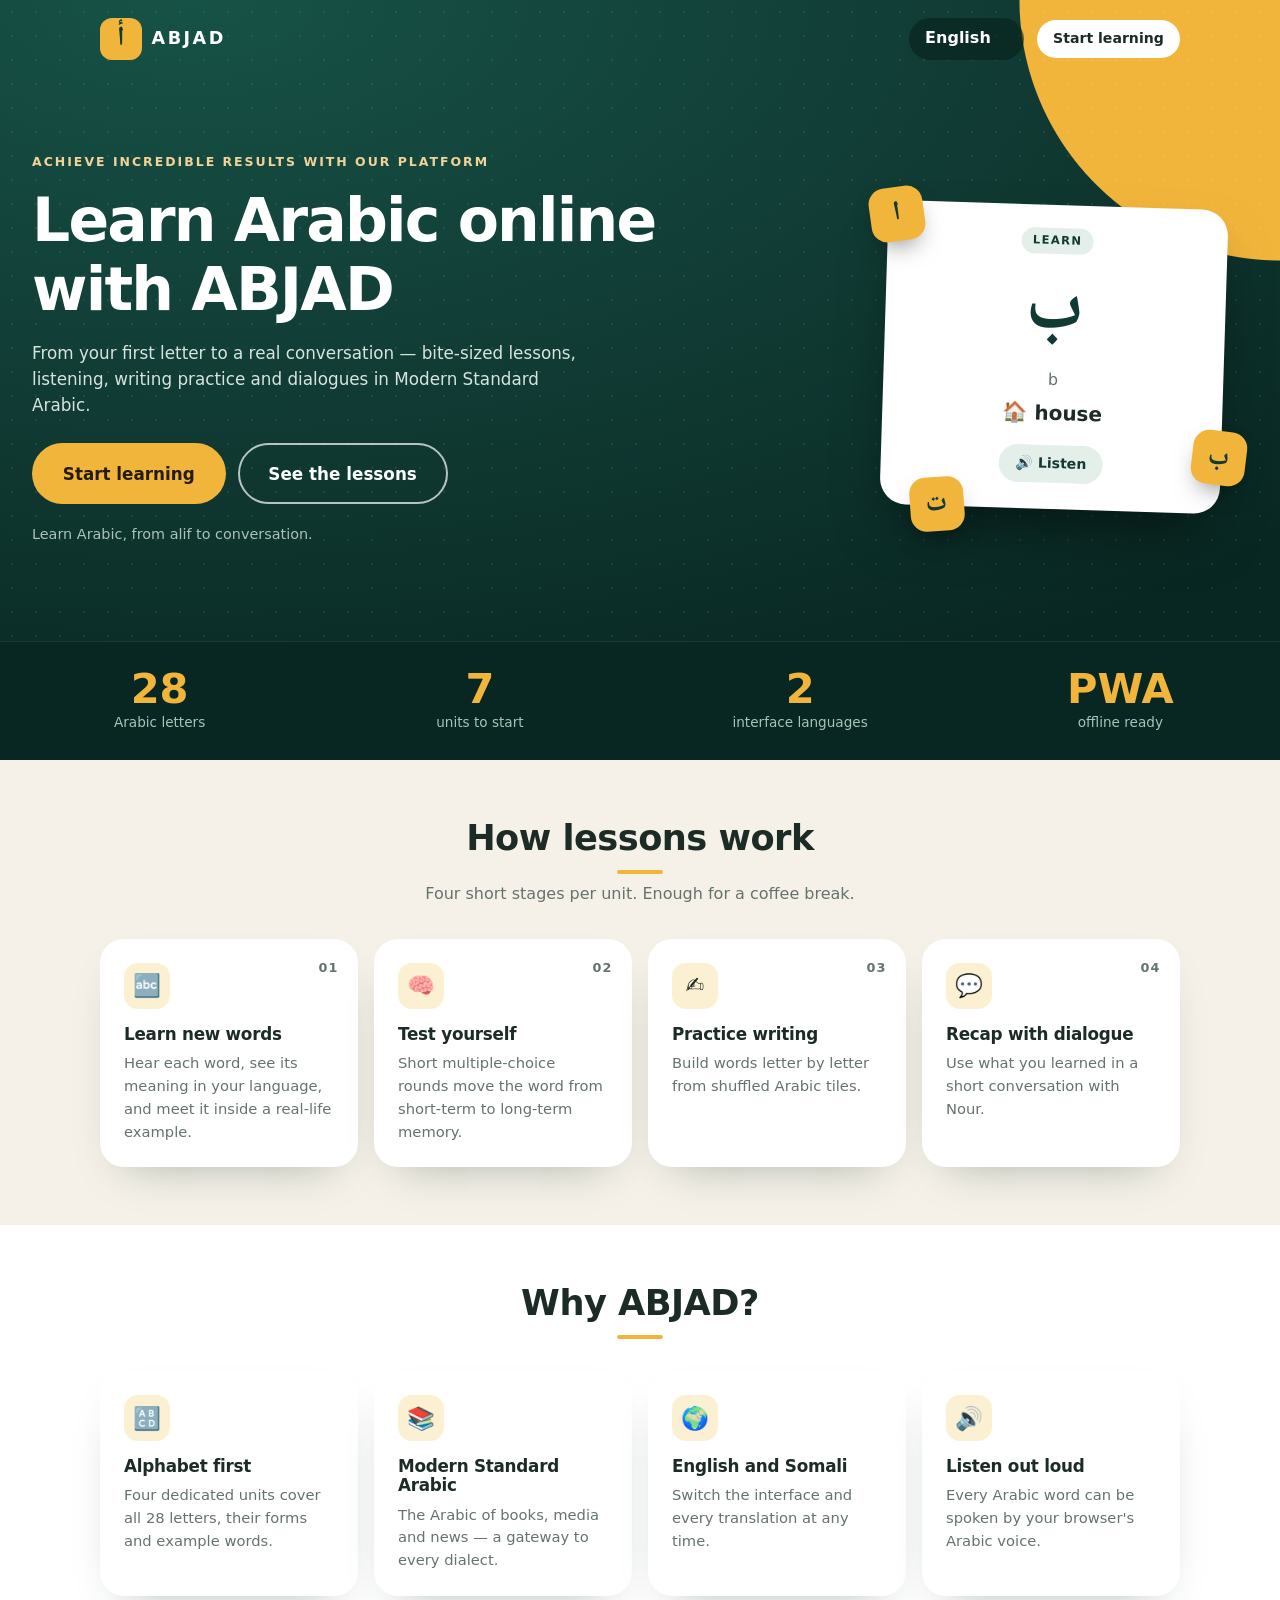
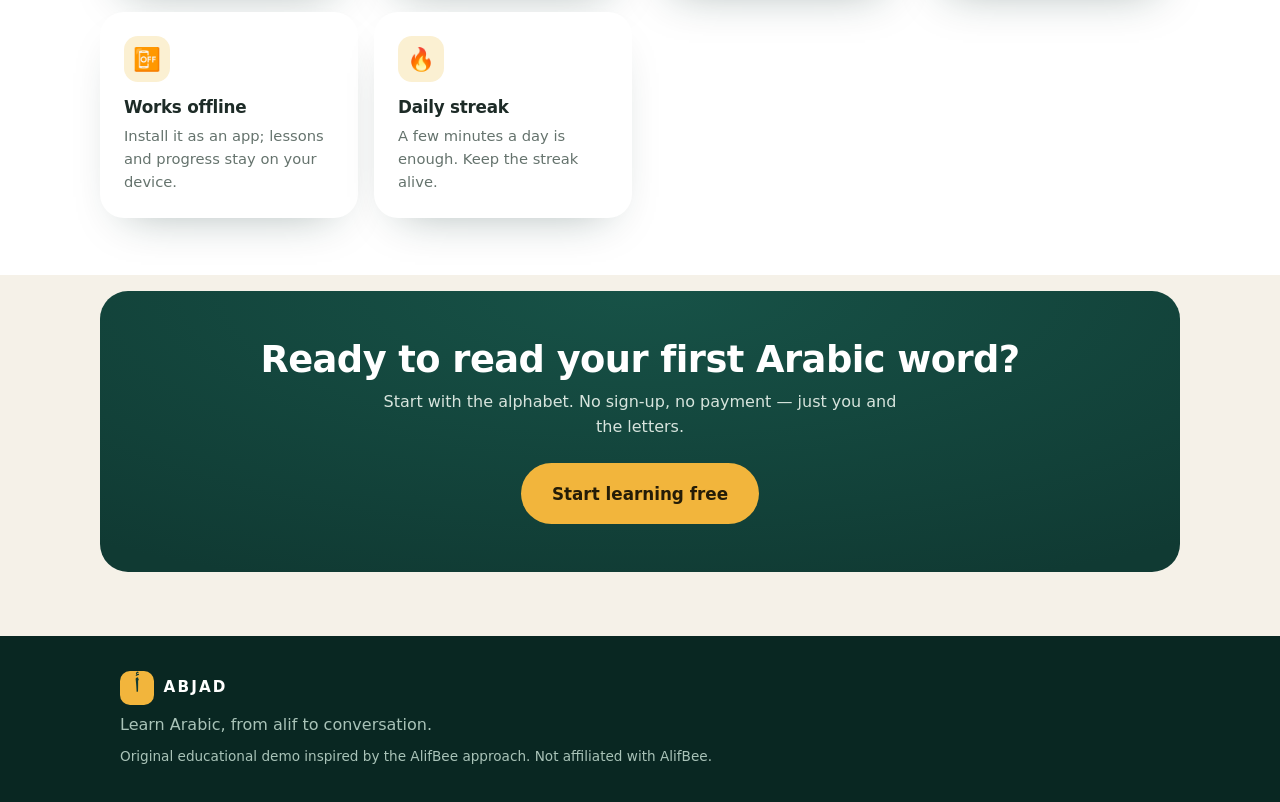
<file: index.html>
<!doctype html>
<html lang="en">
<head>
<meta charset="utf-8">
<meta name="viewport" content="width=device-width, initial-scale=1, viewport-fit=cover">
<meta name="theme-color" content="#103a33">
<meta name="description" content="ABJAD — learn Modern Standard Arabic from the alphabet to conversation. English and Somali interface.">
<title>ABJAD — Learn Arabic</title>
<link rel="manifest" href="manifest.webmanifest">
<link rel="icon" href="icon.svg" type="image/svg+xml">
<link rel="apple-touch-icon" href="icon-192.png">
<link rel="stylesheet" href="styles.css">
</head>
<body>
<a class="skip-link" href="#app">Skip to content</a>
<div id="app" aria-live="polite"></div>
<noscript><div class="wrap"><h1>ABJAD</h1><p>This app needs JavaScript to run.</p></div></noscript>
<script src="i18n.js"></script>
<script src="en.js"></script>
<script src="so.js"></script>
<script src="curriculum.js"></script>
<script src="engine.js"></script>
<script src="users.js"></script>
<script src="passphrase.js"></script>
<script src="auth-config.js"></script>
<script src="auth.js"></script>
<script src="app.js"></script>
</body>
</html>
</file>
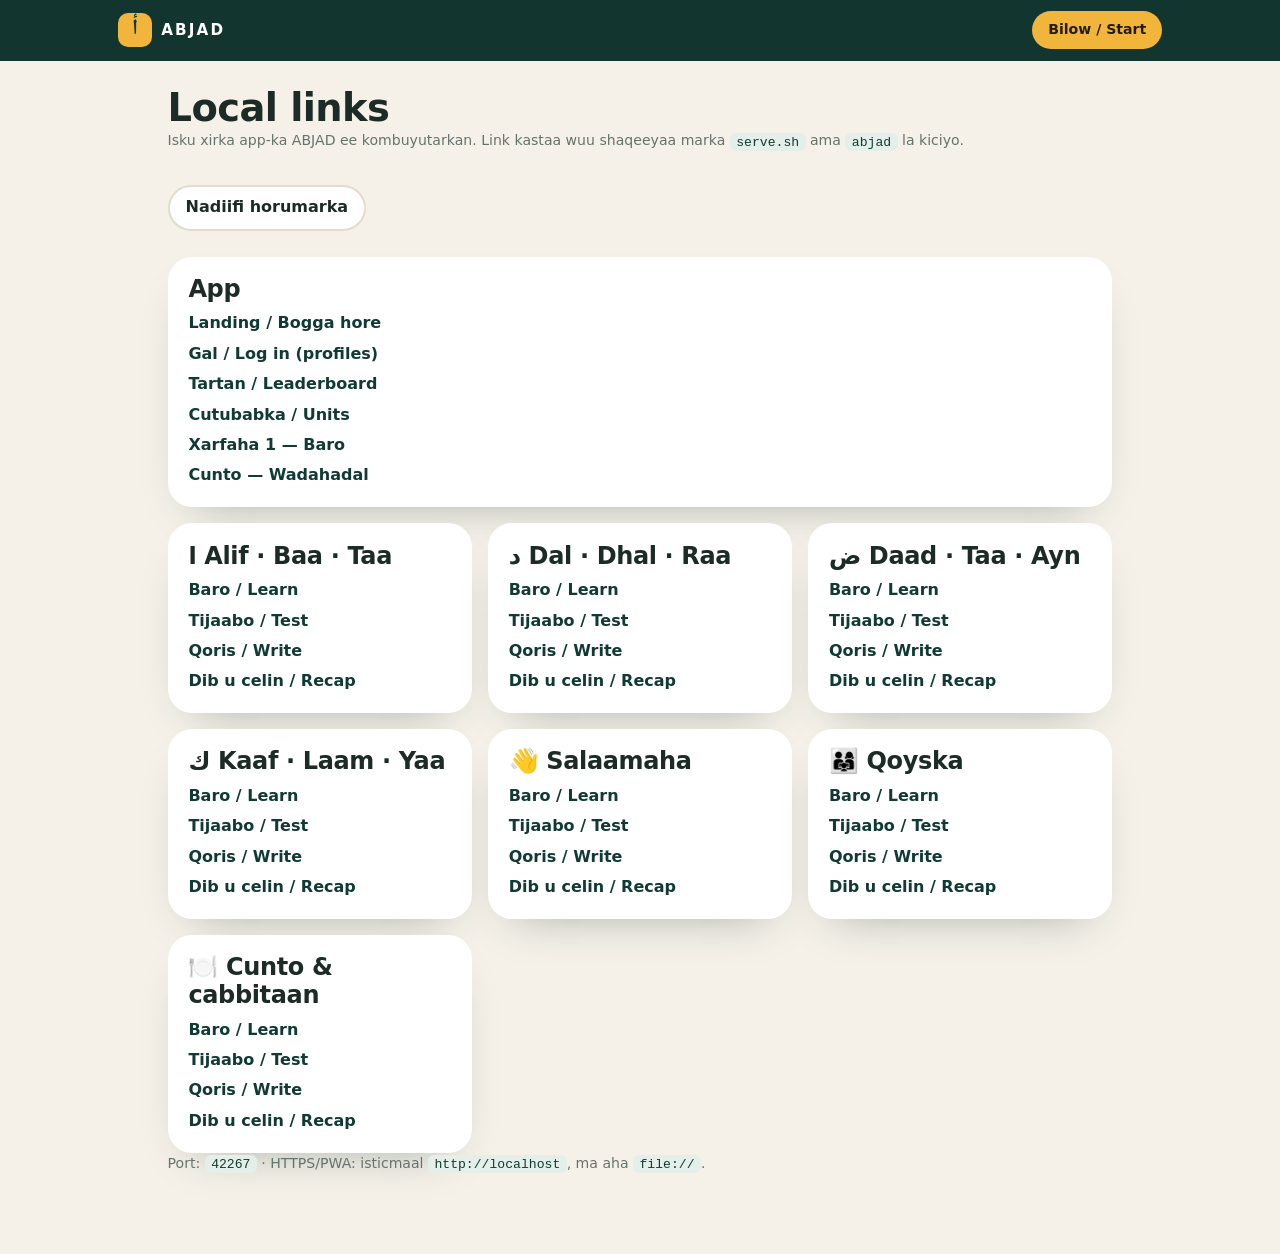
<file: links.html>
<!doctype html>
<html lang="so">
<head>
<meta charset="utf-8">
<meta name="viewport" content="width=device-width, initial-scale=1">
<meta name="theme-color" content="#103a33">
<title>ABJAD — Local links</title>
<link rel="icon" href="icon.svg" type="image/svg+xml">
<link rel="stylesheet" href="styles.css">
<style>
  .hub { max-width: 980px; margin: 0 auto; padding: 1.6rem 1.1rem 4rem; }
  .hub-head { display: flex; align-items: center; justify-content: space-between; gap: 1rem; flex-wrap: wrap; margin-bottom: 1.6rem; }
  .hub h1 { font-size: clamp(1.7rem, 5vw, 2.4rem); margin: 0; }
  .hub .card { padding: 1.2rem 1.3rem; margin-bottom: 1rem; }
  .hub ul { list-style: none; margin: 0.4rem 0 0; padding: 0; display: grid; gap: 0.35rem; }
  .hub a { color: var(--brand); font-weight: 600; text-decoration: none; border-bottom: 1px solid transparent; }
  .hub a:hover { border-color: currentColor; }
  .hub-grid { display: grid; gap: 1rem; grid-template-columns: repeat(auto-fit, minmax(250px, 1fr)); }
  .hub-grid .card { margin: 0; }
  .hub code { background: var(--brand-soft); color: var(--brand); border-radius: 6px; padding: 0.1rem 0.4rem; font-size: 0.82rem; }
  .reset { background: #fff; border: 2px solid var(--line); border-radius: 999px; padding: 0.55rem 1rem; font-weight: 700; }
  .reset:hover { border-color: var(--brand); }
  .hub-note { color: var(--muted); font-size: 0.88rem; }
</style>
</head>
<body>
<header class="app-nav"><div class="nav-inner">
  <a class="brand brand-sm" href="#/"><span class="brand-mark">أ</span><span class="brand-word">ABJAD</span></a>
  <a class="btn btn-primary btn-sm" href="index.html">Bilow / Start</a>
</div></header>
<main class="hub">
  <div class="hub-head">
    <div>
      <h1>Local links</h1>
      <p class="hub-note">Isku xirka app-ka ABJAD ee kombuyutarkan. Link kastaa wuu shaqeeyaa marka <code>serve.sh</code> ama <code>abjad</code> la kiciyo.</p>
    </div>
    <button class="reset" id="reset">Nadiifi horumarka</button>
  </div>

  <section class="card">
    <h2>App</h2>
    <ul>
      <li><a href="index.html">Landing / Bogga hore</a></li>
      <li><a href="index.html#/login">Gal / Log in (profiles)</a></li>
      <li><a href="index.html#/leaderboard">Tartan / Leaderboard</a></li>
      <li><a href="index.html#/learn">Cutubabka / Units</a></li>
      <li><a href="index.html#/lesson/letters-1/0">Xarfaha 1 — Baro</a></li>
      <li><a href="index.html#/lesson/food/3">Cunto — Wadahadal</a></li>
    </ul>
  </section>

  <div class="hub-grid" id="units"></div>

  <p class="hub-note">Port: <code id="port"></code> · HTTPS/PWA: isticmaal <code>http://localhost</code>, ma aha <code>file://</code>.</p>
</main>
<script src="curriculum.js"></script>
<script>
  const stages = [
    ["Baro / Learn", "learn"],
    ["Tijaabo / Test", "quiz"],
    ["Qoris / Write", "write"],
    ["Dib u celin / Recap", "recap"]
  ];
  document.getElementById("port").textContent = location.port || "80";
  document.getElementById("units").innerHTML = CURRICULUM.units.map((unit) =>
    `<section class="card"><h2>${unit.icon} ${unit.title.so}</h2><ul>` +
    stages.map((s, i) => `<li><a href="index.html#/lesson/${unit.id}/${i}">${s[0]}</a></li>`).join("") +
    `</ul></section>`
  ).join("");
  document.getElementById("reset").addEventListener("click", () => {
    if (confirm("Profiles, XP, streak iyo geel — dhammaan ma tirtirayaa?")) {
      localStorage.removeItem("abjad.v2");
      localStorage.removeItem("abjad.v1");
      location.reload();
    }
  });
</script>
</body>
</html>
</file>
<file: styles.css>
@font-face {
  font-family: "Noto Naskh Arabic";
  font-style: normal;
  font-weight: 400 700;
  font-display: swap;
  src: url("fonts/noto-naskh-arabic.woff2") format("woff2");
}

:root {
  --brand: #103a33;
  --brand-soft: #e4efe9;
  --yellow: #f2b53c;
  --yellow-soft: #fbf0d2;
  --bg: #f5f1e8;
  --card: #ffffff;
  --ink: #1d2b27;
  --muted: #65736d;
  --line: #e2dccf;
  --ok: #1b6b4a;
  --ok-bg: #e6f6ec;
  --bad: #a83a2a;
  --bad-bg: #fdecea;
  --radius: 24px;
  --shadow: 0 20px 44px -26px rgba(13, 47, 42, 0.38);
  --font: "Segoe UI", system-ui, -apple-system, "Helvetica Neue", Arial, sans-serif;
  --font-ar: "Noto Naskh Arabic", "Scheherazade New", "Amiri", "Traditional Arabic", "Times New Roman", serif;
}

* { box-sizing: border-box; }

html { scroll-behavior: smooth; }

body {
  margin: 0;
  background: var(--bg);
  color: var(--ink);
  font-family: var(--font);
  line-height: 1.55;
  -webkit-font-smoothing: antialiased;
}

h1, h2, h3 { line-height: 1.15; margin: 0 0 0.5rem; letter-spacing: -0.015em; }
p { margin: 0 0 1rem; }
a { color: inherit; }
button { font: inherit; color: inherit; cursor: pointer; }
[disabled] { cursor: not-allowed; opacity: 0.55; }

:focus-visible {
  outline: 3px solid var(--yellow);
  outline-offset: 2px;
  border-radius: 6px;
}

.sr-only {
  position: absolute; width: 1px; height: 1px; padding: 0; margin: -1px;
  overflow: hidden; clip: rect(0 0 0 0); white-space: nowrap; border: 0;
}

.skip-link {
  position: absolute; left: 12px; top: -60px; z-index: 99;
  background: var(--yellow); color: var(--ink); padding: 10px 16px;
  border-radius: 999px; font-weight: 700; text-decoration: none;
}
.skip-link:focus { top: 12px; }

.arabic {
  font-family: var(--font-ar);
  font-weight: 700;
  line-height: 1.5;
  direction: rtl;
}

.muted { color: var(--muted); }
.small { font-size: 0.85rem; }
.center { text-align: center; }

/* ---------- buttons ---------- */
.btn {
  display: inline-flex; align-items: center; justify-content: center; gap: 0.45rem;
  border: 2px solid transparent; border-radius: 999px;
  padding: 0.7rem 1.35rem; font-weight: 700; text-decoration: none;
  transition: transform 120ms ease, background 160ms ease, border-color 160ms ease;
  white-space: nowrap;
}
.btn:hover { transform: translateY(-1px); }
.btn:active { transform: translateY(0); }
.btn-primary { background: var(--yellow); color: #241c07; }
.btn-primary:hover { background: #ffca5a; }
.btn-ghost { border-color: rgba(255, 255, 255, 0.7); color: #fff; background: transparent; }
.btn-ghost:hover { background: rgba(255, 255, 255, 0.12); }
.btn-ghost-dark { border-color: var(--line); background: #fff; color: var(--ink); }
.btn-ghost-dark:hover { border-color: var(--brand); }
.btn-soft { background: var(--brand-soft); color: var(--brand); }
.btn-soft:hover { background: #d5e6de; }
.btn-sm { padding: 0.45rem 0.95rem; font-size: 0.88rem; border-width: 1.5px; }
.btn-lg { padding: 0.95rem 1.8rem; font-size: 1.05rem; }
.btn-block { display: flex; width: 100%; margin-top: 0.85rem; }

/* ---------- brand + nav ---------- */
.brand {
  display: inline-flex; align-items: center; gap: 0.6rem;
  text-decoration: none; color: #fff;
}
.brand-mark {
  display: grid; place-items: center;
  width: 42px; height: 42px; border-radius: 12px;
  background: var(--yellow); color: var(--brand);
  font-family: var(--font-ar); font-size: 1.7rem; font-weight: 700;
  padding-bottom: 4px;
}
.brand-word { font-weight: 800; letter-spacing: 0.14em; font-size: 1.1rem; }
.brand-sm .brand-mark { width: 34px; height: 34px; font-size: 1.35rem; border-radius: 10px; }
.brand-sm .brand-word { font-size: 0.95rem; }

.site { min-height: 100vh; display: flex; flex-direction: column; }

.site-nav {
  position: absolute; inset: 0 0 auto 0; z-index: 5;
}
.nav-inner {
  max-width: 1120px; margin: 0 auto; padding: 1.1rem 1.25rem;
  display: flex; align-items: center; justify-content: space-between; gap: 1rem;
}
.nav-links { display: flex; align-items: center; gap: 0.8rem; }
.lang-pick select {
  appearance: none; border: 0; border-radius: 999px;
  padding: 0.55rem 1rem; font: inherit; font-weight: 600;
  background: rgba(8, 32, 28, 0.6); color: #fff; cursor: pointer;
}
.lang-pick option { color: var(--ink); }
.site-nav .btn-primary { background: #fff; color: var(--ink); }
.site-nav .btn-primary:hover { background: #eaf3ee; }

/* ---------- hero ---------- */
.hero {
  position: relative; overflow: hidden;
  background:
    radial-gradient(rgba(255, 255, 255, 0.07) 1px, transparent 1.6px),
    radial-gradient(circle at 100% 0, var(--yellow) 0 var(--corner, 120px), transparent calc(var(--corner, 120px) + 1px)),
    radial-gradient(120% 120% at 15% 0%, #175247 0%, #103a33 55%, #092722 100%);
  background-size: 24px 24px, auto, auto;
  color: #fff;
  padding: 8.5rem 1.25rem 4rem;
  display: grid; gap: 2.5rem;
  grid-template-columns: 1fr;
  align-items: center;
}
.hero > * { position: relative; z-index: 1; }
.hero-copy { max-width: 640px; margin: 0 auto; text-align: center; }
.kicker {
  text-transform: uppercase; letter-spacing: 0.16em; font-size: 0.78rem;
  font-weight: 700; color: #f3d29a; margin-bottom: 0.9rem;
}
.hero h1 {
  font-size: clamp(2.15rem, 7vw, 3.75rem);
  font-weight: 800; letter-spacing: -0.03em;
  margin-bottom: 1rem;
}
.lede { color: #d7e4dd; font-size: 1.05rem; max-width: 34rem; margin: 0 auto 1.6rem; }
.hero-cta { display: flex; flex-wrap: wrap; gap: 0.75rem; justify-content: center; }
.hero-note { margin-top: 1.2rem; color: #a9c3b8; font-size: 0.9rem; }

.hero-card-wrap {
  position: relative; width: min(340px, 86vw); margin: 0 auto;
}
.hero-card {
  background: #fff; color: var(--ink);
  border-radius: 26px; padding: 1.4rem 1.5rem 1.6rem;
  box-shadow: 0 30px 60px -20px rgba(0, 0, 0, 0.55);
  text-align: center; transform: rotate(1.8deg);
}
.hero-tag {
  display: inline-block; background: var(--brand-soft); color: var(--brand);
  font-size: 0.72rem; font-weight: 800; letter-spacing: 0.12em;
  text-transform: uppercase; border-radius: 999px; padding: 0.25rem 0.7rem;
}
.hero-arabic { font-size: clamp(3.4rem, 14vw, 4.6rem); color: var(--brand); margin: 0.2rem 0 0; }
.hero-meaning { font-size: 1.25rem; font-weight: 700; margin: 0.35rem 0 1rem; }
.hero-card .btn { margin: 0 auto; }
.hero-chip {
  position: absolute; display: grid; place-items: center;
  width: 54px; height: 54px; border-radius: 16px;
  background: var(--yellow); color: var(--brand);
  font-family: var(--font-ar); font-size: 1.7rem; font-weight: 700;
  box-shadow: 0 12px 24px -10px rgba(0, 0, 0, 0.5);
}
.chip1 { top: -18px; left: -14px; transform: rotate(-8deg); }
.chip2 { bottom: 24px; right: -22px; transform: rotate(7deg); }
.chip3 { bottom: -22px; left: 26px; transform: rotate(-4deg); }

/* ---------- landing sections ---------- */
.stats {
  background: #092722; color: #fff;
  display: grid; grid-template-columns: repeat(2, 1fr); gap: 1px;
  border-top: 1px solid rgba(255, 255, 255, 0.08);
}
.stat { padding: 1.6rem 1rem; text-align: center; }
.stat strong {
  display: block; color: var(--yellow);
  font-size: clamp(1.8rem, 5vw, 2.6rem); font-weight: 800; line-height: 1;
}
.stat span { color: #a9c3b8; font-size: 0.85rem; }

.section { padding: 3.6rem 1.25rem; }
.section-head { max-width: 640px; margin: 0 auto 2rem; text-align: center; }
.section-head h2 { font-size: clamp(1.6rem, 4vw, 2.2rem); }
.section-head h2::after {
  content: ""; display: block; width: 46px; height: 4px;
  background: var(--yellow); border-radius: 999px; margin: 0.75rem auto 0;
}
.section-head p { color: var(--muted); margin: 0; }

.step-grid, .feature-grid, .unit-grid {
  max-width: 1080px; margin: 0 auto;
  display: grid; gap: 1rem;
  grid-template-columns: repeat(auto-fit, minmax(220px, 1fr));
}
.step-card, .feature {
  background: var(--card); border-radius: var(--radius);
  padding: 1.5rem; box-shadow: var(--shadow); position: relative;
}
.step-num {
  position: absolute; top: 1.2rem; right: 1.2rem;
  font-size: 0.8rem; font-weight: 800; letter-spacing: 0.1em; color: var(--muted);
}
.step-icon, .feature-icon {
  width: 46px; height: 46px; border-radius: 14px;
  display: grid; place-items: center; font-size: 1.4rem;
  background: var(--yellow-soft); margin-bottom: 1rem;
}
.step-card h3, .feature h3 { font-size: 1.05rem; }
.step-card p, .feature p { color: var(--muted); font-size: 0.92rem; margin: 0; }

.features { background: #fff; }

.cta { padding: 1rem 1.25rem 4rem; }
.cta-card {
  max-width: 1080px; margin: 0 auto; text-align: center;
  color: #fff; border-radius: 28px; padding: 3rem 1.5rem;
  background: radial-gradient(120% 160% at 50% 0%, #175247 0%, #103a33 70%);
  position: relative; overflow: hidden;
}
.cta-card h2 { font-size: clamp(1.6rem, 4vw, 2.3rem); }
.cta-card p { color: #d7e4dd; max-width: 34rem; margin: 0 auto 1.5rem; }

.site-footer { background: #092722; color: #fff; margin-top: auto; }
.footer-inner {
  max-width: 1080px; margin: 0 auto; padding: 2.2rem 1.25rem;
  display: grid; gap: 0.5rem; justify-items: start;
}
.footer-inner p { margin: 0; color: #a9c3b8; }
.footer-inner .brand-word { color: #fff; }

/* ---------- app nav ---------- */
.app-nav {
  position: sticky; top: 0; z-index: 20;
  background: rgba(12, 47, 42, 0.97);
  backdrop-filter: blur(10px);
  color: #fff;
}
.app-nav .nav-inner { max-width: 1080px; padding: 0.7rem 1.1rem; }
.icon-btn {
  display: grid; place-items: center; width: 38px; height: 38px;
  border-radius: 12px; background: rgba(255, 255, 255, 0.12);
  color: #fff; text-decoration: none; font-size: 1.2rem;
}
.nav-stats { display: flex; gap: 0.4rem; }
.pill {
  display: inline-flex; align-items: center; gap: 0.3rem;
  background: rgba(255, 255, 255, 0.12); color: #fff;
  border-radius: 999px; padding: 0.28rem 0.65rem;
  font-size: 0.85rem; font-weight: 700;
}
.lang-switch {
  display: inline-flex; background: rgba(255, 255, 255, 0.12);
  border-radius: 999px; padding: 3px;
}
.lang-switch button {
  border: 0; background: transparent; color: #d7e4dd;
  border-radius: 999px; padding: 0.28rem 0.7rem;
  font-size: 0.78rem; font-weight: 800; letter-spacing: 0.06em;
}
.lang-switch button[aria-pressed="true"] { background: var(--yellow); color: var(--ink); }

/* ---------- dashboard ---------- */
.wrap { max-width: 1080px; margin: 0 auto; padding: 2.2rem 1.25rem 4rem; }
.dash-head {
  display: grid; gap: 1.2rem; margin-bottom: 2rem;
  grid-template-columns: 1fr;
  align-items: end;
}
.dash-head h1 { font-size: clamp(1.8rem, 5vw, 2.5rem); }
.dash-head p { margin: 0; }
.progress-card {
  background: var(--card); border-radius: 18px; padding: 1rem 1.2rem;
  box-shadow: var(--shadow); display: grid; gap: 0.35rem;
}
.progress-card strong { font-size: 0.98rem; }
.bar {
  height: 8px; border-radius: 999px; background: var(--brand-soft);
  overflow: hidden; width: 100%;
}
.bar i { display: block; height: 100%; background: var(--brand); border-radius: inherit; transition: width 240ms ease; }
.stats .bar { background: rgba(255,255,255,.14); }

.unit-grid { grid-template-columns: repeat(auto-fit, minmax(250px, 1fr)); }
.unit-card {
  background: var(--card); border-radius: var(--radius); padding: 1.25rem;
  box-shadow: var(--shadow); display: flex; flex-direction: column; gap: 0.35rem;
  border: 2px solid transparent;
}
.unit-card.is-complete { border-color: #cbe3d6; }
.unit-top { display: flex; align-items: center; justify-content: space-between; margin-bottom: 0.4rem; }
.unit-icon {
  width: 46px; height: 46px; border-radius: 14px;
  display: grid; place-items: center; font-size: 1.5rem;
  background: var(--brand-soft); color: var(--brand);
  font-family: var(--font-ar); font-weight: 700;
}
.unit-badge {
  font-size: 0.7rem; font-weight: 800; letter-spacing: 0.1em;
  text-transform: uppercase; color: var(--muted);
  background: var(--bg); border-radius: 999px; padding: 0.25rem 0.6rem;
}
.unit-card h2 { font-size: 1.15rem; margin: 0; }
.unit-card p { font-size: 0.88rem; margin: 0 0 0.5rem; }
.stage-dots { display: flex; gap: 6px; margin: 0.2rem 0; }
.dot { width: 22px; height: 6px; border-radius: 999px; background: var(--line); }
.dot.on { background: var(--yellow); }
.unit-foot { display: flex; align-items: center; justify-content: space-between; margin-top: 0.4rem; }

/* ---------- lesson ---------- */
.lesson { max-width: 640px; margin: 0 auto; padding: 1.4rem 1.1rem 4rem; }
.lesson-top { display: flex; align-items: center; justify-content: space-between; margin-bottom: 0.9rem; }
.back-link { color: var(--muted); text-decoration: none; font-weight: 600; font-size: 0.9rem; }
.back-link:hover { color: var(--ink); }
.stage-bar { display: flex; gap: 0.4rem; margin-bottom: 1rem; flex-wrap: wrap; }
.stage-bar span {
  flex: 1; text-align: center; font-size: 0.72rem; font-weight: 800;
  letter-spacing: 0.08em; text-transform: uppercase; color: var(--muted);
  background: #fff; border-radius: 999px; padding: 0.35rem 0.4rem;
  border: 1px solid var(--line);
}
.stage-bar span.is-done { background: var(--brand-soft); border-color: transparent; color: var(--brand); }
.stage-bar span.is-active { background: var(--yellow); border-color: transparent; color: var(--ink); }

.card {
  background: var(--card); border-radius: var(--radius);
  box-shadow: var(--shadow); padding: 1.6rem;
}
.stage-head { display: flex; align-items: center; justify-content: space-between; gap: 0.6rem; margin-bottom: 0.8rem; }
.stage-head .pill { background: var(--brand-soft); color: var(--brand); }
.learn-arabic { font-size: clamp(4rem, 18vw, 6.4rem); text-align: center; color: var(--brand); line-height: 1.15; }
.tr { color: var(--muted); letter-spacing: 0.05em; font-size: 1rem; }
.meaning { font-size: 1.2rem; font-weight: 700; margin: 0.35rem 0 1.2rem; }
.meta-row {
  display: flex; justify-content: space-between; align-items: center; gap: 1rem;
  border-top: 1px solid var(--line); padding-top: 0.9rem; margin-bottom: 0.9rem;
}
.meta-row .arabic { font-size: 1.5rem; color: var(--brand); }
.example { background: var(--brand-soft); border-radius: 16px; padding: 0.9rem 1rem; margin-bottom: 1.2rem; }
.example .stage-head { margin-bottom: 0.4rem; }
.example-ar { font-size: 1.6rem; color: var(--brand); }
.example-body { font-size: 0.95rem; }
.card-nav { display: flex; gap: 0.7rem; justify-content: space-between; margin-top: 1rem; }

.prompt { font-size: 1.35rem; font-weight: 700; text-align: center; margin: 0.6rem 0; }
.prompt-ar { font-size: clamp(2.2rem, 10vw, 3.2rem); color: var(--brand); }
.prompt-ar-preview { font-size: 2.2rem; color: var(--line); text-align: center; margin: 0.4rem 0; }
.options { display: grid; gap: 0.6rem; margin-top: 1rem; }
.option {
  background: #fff; border: 2px solid var(--line); border-radius: 14px;
  padding: 0.8rem 1rem; font-size: 1rem; font-weight: 600;
  text-align: center; transition: border-color 140ms ease, background 140ms ease;
}
.option:hover:not([disabled]) { border-color: var(--brand); }
.option.arabic { font-size: 1.5rem; }
.option.is-correct { background: var(--ok-bg); border-color: var(--ok); color: var(--ok); }
.option.is-wrong { background: var(--bad-bg); border-color: var(--bad); color: var(--bad); }
.options-letters { grid-template-columns: repeat(4, 1fr); }
.letter-option { font-size: 1.8rem; padding: 0.7rem 0.4rem; }

.write-prompt { font-size: 1.1rem; font-weight: 700; margin-bottom: 0.8rem; }
.tr-inline { color: var(--muted); font-weight: 500; font-size: 0.9rem; }
.answer-slot {
  min-height: 70px; border: 2px dashed var(--line); border-radius: 16px;
  display: grid; place-items: center; font-size: 2rem; color: var(--muted);
  padding: 0.5rem; margin-bottom: 1rem; letter-spacing: 0.1em;
}
.answer-slot.has-text { border-style: solid; border-color: var(--brand); color: var(--brand); }
.tiles { display: flex; flex-wrap: wrap; gap: 0.5rem; justify-content: center; }
.tile {
  width: 54px; height: 54px; border-radius: 14px;
  border: 2px solid var(--line); background: var(--bg);
  font-size: 1.7rem; display: grid; place-items: center;
}
.tile:hover:not([disabled]) { border-color: var(--brand); background: #fff; }
.tile.is-used { opacity: 0.35; }

.feedback {
  display: flex; flex-wrap: wrap; gap: 0.5rem; align-items: baseline;
  border-radius: 14px; padding: 0.75rem 0.9rem; margin-top: 1rem; font-size: 0.95rem;
}
.feedback.ok { background: var(--ok-bg); color: var(--ok); }
.feedback.bad { background: var(--bad-bg); color: var(--bad); }
.xp-note { font-weight: 800; }

/* ---------- dialogue ---------- */
.dialogue { display: grid; gap: 0.75rem; }
.bubble {
  border-radius: 18px; padding: 0.8rem 1rem;
  display: grid; gap: 0.15rem; max-width: 94%;
}
.bubble-npc { background: var(--brand-soft); justify-self: start; }
.bubble-you { background: var(--yellow-soft); justify-self: end; }
.bubble.is-wrong { outline: 2px solid var(--bad); }
.bubble-name { font-size: 0.7rem; font-weight: 800; letter-spacing: 0.08em; text-transform: uppercase; color: var(--muted); }
.bubble-ar { font-size: 1.6rem; color: var(--brand); }
.bubble-tr { color: var(--muted); font-size: 0.85rem; letter-spacing: 0.03em; }
.bubble-meaning { font-size: 0.95rem; font-weight: 600; }
.bubble .btn { justify-self: start; margin-top: 0.3rem; }
.choices { display: grid; gap: 0.6rem; margin: 0.4rem 0; }
.dialogue-option { display: grid; gap: 0.15rem; padding: 0.7rem; }
.dialogue-option .arabic { font-size: 1.4rem; }
.dialogue-option small { color: var(--muted); font-size: 0.8rem; font-weight: 500; }
.dialogue-option:hover:not([disabled]) { border-color: var(--brand); }

/* ---------- result ---------- */
.result-card { text-align: center; display: grid; gap: 0.4rem; justify-items: center; }
.result-emoji { font-size: 3rem; line-height: 1; }
.result-card h1 { font-size: clamp(1.5rem, 6vw, 2rem); }
.result-card p { margin: 0; }
.result-xp { font-size: 1.1rem; font-weight: 800; color: var(--brand); }
.result-card .bar { margin: 0.8rem 0 0.2rem; max-width: 260px; }
.result-actions { display: flex; flex-wrap: wrap; gap: 0.7rem; justify-content: center; margin-top: 1rem; }

/* ---------- responsive ---------- */
@media (min-width: 860px) {
  .hero { grid-template-columns: 1.15fr 0.85fr; padding: 9.5rem 2rem 5rem; --corner: 260px; }
  .hero-copy { text-align: left; margin: 0; }
  .hero .lede { margin-left: 0; margin-right: 0; }
  .hero-cta { justify-content: flex-start; }
  .hero-card-wrap { margin-right: 1.5rem; }
  .stats { grid-template-columns: repeat(4, 1fr); }
  .dash-head { grid-template-columns: 1fr 320px; }
  .lesson { padding-top: 2rem; }
}

@media (prefers-reduced-motion: reduce) {
  html { scroll-behavior: auto; }
  *, *::before, *::after { transition: none !important; animation: none !important; }
}

@media (max-width: 420px) {
  .nav-inner { padding: 0.9rem 0.8rem; }
  .brand-word { font-size: 0.95rem; }
  .nav-links { gap: 0.4rem; }
  .lang-pick select { padding: 0.45rem 0.6rem; font-size: 0.85rem; }
  .hero { padding-top: 7.5rem; }
  .card { padding: 1.2rem; }
  .options-letters { grid-template-columns: repeat(2, 1fr); }
}

@media (max-width: 560px) {
  .nav-links .btn { display: none; }
}

/* ---------- profiles / login ---------- */
.nav-user { color: #d7e4dd; font-weight: 700; font-size: 0.9rem; }
.app-nav .icon-btn { border: 0; padding: 0; }

.auth-wrap { padding: 2rem 1.1rem 4rem; display: flex; justify-content: center; }
.auth-card { width: min(520px, 100%); margin-top: 1rem; }
.auth-card h1 { font-size: clamp(1.6rem, 5vw, 2.1rem); }
.field-label {
  font-weight: 800; font-size: 0.76rem; letter-spacing: 0.08em;
  text-transform: uppercase; color: var(--muted); margin: 1.2rem 0 0.5rem;
}
.profile-grid { display: grid; grid-template-columns: repeat(2, 1fr); gap: 0.6rem; }
.profile-btn {
  display: grid; grid-template-columns: auto 1fr auto; align-items: center;
  gap: 0.6rem; border: 2px solid var(--line); background: #fff;
  border-radius: 16px; padding: 0.7rem 0.8rem; text-align: left;
}
.profile-btn:hover { border-color: var(--brand); }
.profile-btn.is-active { border-color: var(--yellow); background: var(--yellow-soft); }
.profile-avatar {
  width: 38px; height: 38px; border-radius: 50%;
  background: var(--brand); color: #fff; display: grid; place-items: center;
  font-weight: 800;
}
.profile-btn.is-active .profile-avatar { background: var(--yellow); color: var(--brand); }
.profile-name { font-weight: 700; }
.profile-camels { font-size: 0.78rem; color: var(--muted); white-space: nowrap; }
.login-form { display: grid; gap: 0.5rem; margin-top: 1.2rem; }
.login-form label { font-weight: 700; font-size: 0.9rem; }
.login-form input {
  width: 100%; border: 2px solid var(--line); border-radius: 14px;
  padding: 0.75rem 0.9rem; font: inherit; background: #fff;
}
.login-form input:focus { border-color: var(--brand); outline: none; }
.auth-sep { border: 0; border-top: 1px solid var(--line); margin: 1.4rem 0 0.2rem; }
.login-error { color: var(--bad); font-size: 0.9rem; min-height: 1.2rem; margin: 0.6rem 0 0; }
.login-hint { color: var(--muted); font-size: 0.8rem; margin: 0.2rem 0 1rem; }
.user-greeting { color: var(--brand); font-weight: 700; margin: 0 0 0.2rem; }

/* ---------- leaderboard / camels ---------- */
.camel-card {
  display: grid; grid-template-columns: auto 1fr auto; gap: 1.2rem;
  align-items: center; background: linear-gradient(135deg, #fbf0d2, #fffdf7);
  border: 2px solid #efdfb4; border-radius: 24px;
  padding: 1.3rem 1.5rem; margin-bottom: 1.4rem;
}
.camel-art { font-size: 3.6rem; line-height: 1; }
.camel-copy h2 { font-size: 1.02rem; margin: 0.35rem 0; }
.camel-dots { display: flex; gap: 5px; margin: 0.45rem 0; }
.camel-dot { width: 30px; height: 9px; border-radius: 999px; background: #e7dcc0; }
.camel-dot.on { background: var(--yellow); }
.camel-total { text-align: center; display: grid; gap: 0.1rem; }
.camel-total strong { font-size: 2rem; line-height: 1; color: var(--brand); }
.camel-total span { font-size: 0.75rem; color: var(--muted); font-weight: 700; }

.leader-list { display: grid; gap: 0.65rem; }
.leader-row {
  display: grid; grid-template-columns: 40px 42px 1fr auto; gap: 0.7rem;
  align-items: center; background: #fff; border-radius: 18px;
  padding: 0.75rem 1rem; box-shadow: var(--shadow);
}
.leader-row.is-me { outline: 2px solid var(--yellow); background: #fffdf4; }
.rank-badge { text-align: center; font-weight: 800; font-size: 1.1rem; }
.leader-avatar {
  width: 40px; height: 40px; border-radius: 50%; background: var(--brand-soft);
  color: var(--brand); display: grid; place-items: center; font-weight: 800;
}
.leader-main { display: grid; gap: 0.1rem; min-width: 0; }
.leader-main strong { overflow-wrap: anywhere; }
.you-tag {
  background: var(--yellow); color: var(--ink); font-size: 0.62rem;
  font-weight: 800; padding: 0.12rem 0.45rem; border-radius: 999px;
  margin-left: 0.25rem; text-transform: uppercase; letter-spacing: 0.05em;
}
.leader-trophies { display: grid; gap: 0.1rem; text-align: right; font-weight: 800; }
.leader-actions { display: flex; justify-content: flex-end; margin-top: 1rem; }

.toast {
  position: fixed; left: 50%; bottom: 1.4rem; transform: translate(-50%, 16px);
  background: var(--brand); color: #fff; padding: 0.8rem 1.2rem;
  border-radius: 999px; box-shadow: 0 16px 36px -16px rgba(0, 0, 0, 0.5);
  font-weight: 700; z-index: 200; opacity: 0; max-width: 92vw; text-align: center;
  transition: opacity 0.2s ease, transform 0.2s ease;
}
.toast.show { opacity: 1; transform: translate(-50%, 0); }
.toast-camel { background: var(--yellow); color: var(--ink); font-size: 1.05rem; }

@media (max-width: 560px) {
  .app-nav .brand-word { display: none; }
  .nav-user { display: none; }
  .app-nav .nav-inner { gap: 0.35rem; }
  .app-nav .pill { padding: 0.25rem 0.5rem; font-size: 0.78rem; }
  .camel-card { grid-template-columns: auto 1fr; gap: 0.9rem; }
  .camel-total { grid-column: 1 / -1; display: flex; gap: 0.4rem; justify-content: flex-end; align-items: baseline; }
  .leader-row { grid-template-columns: 34px 1fr auto; padding: 0.7rem 0.8rem; }
  .leader-avatar { display: none; }
  .profile-grid { grid-template-columns: 1fr; }
}
</file>
